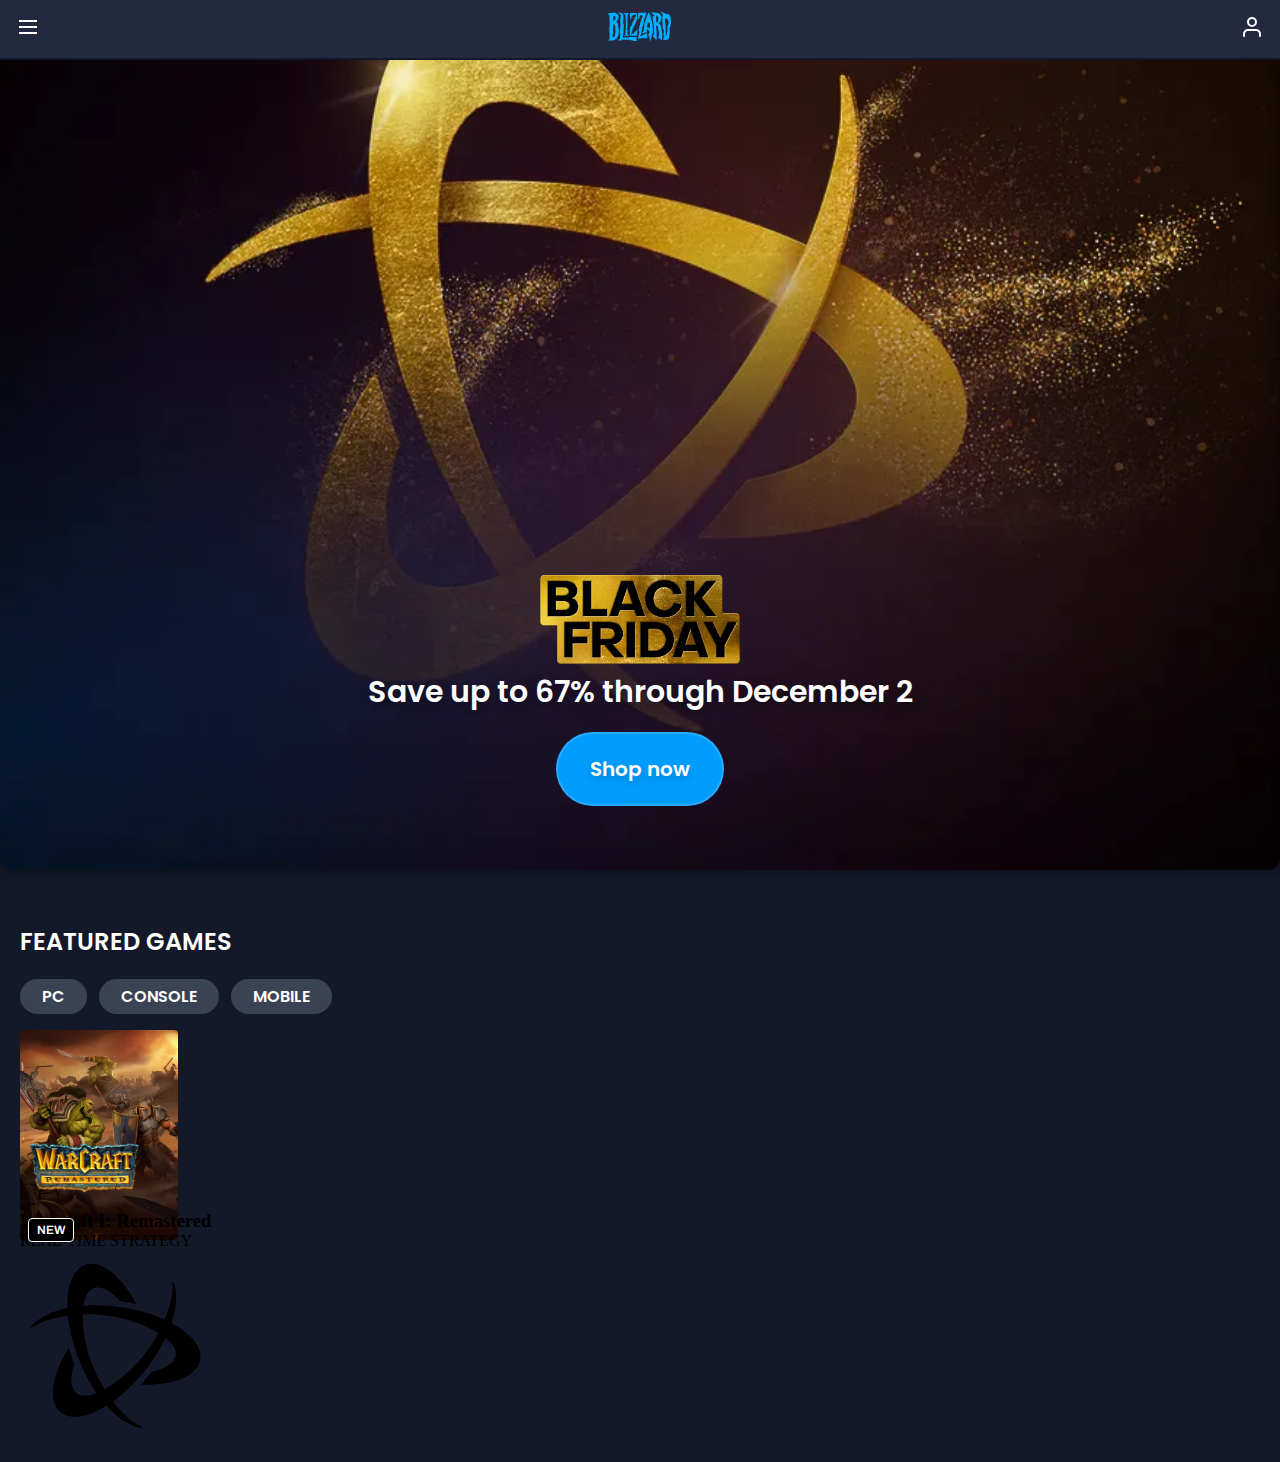
<file: index.html>
<!DOCTYPE html>
<html lang="en">

<head>
	<meta charset="UTF-8">
	<meta name="author" content="Yaël Markus">
	<meta name="viewport" content="width=device-width, initial-scale=1">

	<title>Blizzard Entertainment - All Games</title>

	<link href="styles/style.css" rel="stylesheet">
	<link href="styles/index.css" rel="stylesheet">
	<link rel="icon" type="image/svg+xml" href="images/favicon.svg">
</head>


<body>
	<header>
		<nav>
			<ul>
				<li><a href="#"><svg xmlns="http://www.w3.org/2000/svg" width="24" height="24" fill="none"
							stroke="var(--color-navbar-icon)" stroke-width="2" viewBox="0 0 24 24" part="icon">
							<path d="M3 12h18M3 6h18M3 18h18"></path>
						</svg></a></li>
				<li> <a href="#"><svg xmlns="http://www.w3.org/2000/svg" width="64" height="32"
							fill="var(--color-navbar-blizzard)" viewBox="0 0 128 64" part="icon">
							<path fill-rule="evenodd"
								d="M105.3 2.07c.96.15 1.65-.21 2.4 0 .25.07.31.39.6.5.48.14.81-.12 1.35 0 .15.14.26.36.44.48.41.28 1.29.41 1.9.74.4.21.72.66 1.05.74.44.11.88-.13 1.29 0 .34.11.42.59.73.74.45.08.95-.1 1.3 0 .33.1.3.35.55.5h1.78c.28.02.23.38.43.49.64.15 1.31-.2 1.96 0 .3.09.9.96 1.17 1.23.44.41 1 .69 1.3 1.1.31.46.5 1.17.73 1.72.38.9.58 1.75 1.1 2.4.05.75-.02 1.49-.05 2.27-.04.7-.13 1.55-.06 2.2.06.66.52 1.36.6 1.8.22 1.03.08 2.33.13 3.5.04 1.05.17 2.17-.06 3-.14.48-.7 1.03-.8 1.6-.11.63.13 1.35.12 1.96-.01 1.52-.65 2.25-1.41 3.2-.13.7-.09 1.48-.25 2.2-.12.54-.35 1.01-.36 1.6-.02.64.08 1.36.12 2.03.1 1.84.25 4.02.11 6.02-.05.82-.42 1.58-.49 2.34-.1 1.27.11 2.36-.13 3.5-.1.54-.33 1.06-.43 1.6-.1.56-.17 1.12-.3 1.65-.28 1.05-.81 1.86-1.3 2.7-.36.03-.5.55-.85.8-.54.36-1.73.56-2.59.8-.41.1-.86.23-1.29.36-.45.15-.92.44-1.23.44-.47 0-.86-.46-1.23-.56-.8.65-2.55.89-3.81.67-.04-.27.26-.52.43-.73a5.1 5.1 0 0 0 .5-5.47c.65-.45 1.66-.55 2.08-1.24.01-.32-.46-.15-.5-.43-.27-.82-.65-1.7-1.04-2.58-.12-.27-.33-.56-.36-.8-.07-.48.12-1.46.18-2.09.2-1.95.45-4.16.69-6.14-.46-.7-.9-1.46-1.24-2.28-.32-.78-.75-1.7-.86-2.64-.04-.42.15-.9.06-1.35-.05-.29-.41-.56-.49-.86-.1-.42-.04-1.09-.06-1.65-.03-.9-.1-1.66 0-2.53.05-.24-.3-.32-.36-.55-.19-.68.25-1.94.18-2.95-.04-.66-.35-1.27-.43-1.84-.17-1.33 0-3.1 0-4.55v-2.27c0-.77-.13-1.73 0-2.21.09-.29.3-.26.43-.55.2-1.28-.27-2.31 0-3.32.07-.27.42-.41.5-.67.09-.31.12-1.86 0-2.28-.08-.3-.64-.8-.99-1.1-1.11-1.03-2.22-2.01-3.2-3.07a.23.23 0 0 1-.04-.17m8.78 13.33c-.29.96-.04 1.84 0 2.76.04.97.02 2.12.06 3.19.05 1.14-.1 2.31.06 3.2.05.3.29.6.36.91.2.83.27 1.77.56 2.4.1.24.28.37.36.6.03 7.2-.1 14.2-.06 21.39a7.85 7.85 0 0 0 1.97-3.56c.14-.56.08-1.09.19-1.72.19-1.04 1.06-1.97 1.23-3.01.14-.88 0-1.96 0-2.95 0-2.03.07-3.81.19-5.72.06-.96-.01-2 .24-2.76.15-.42.62-.72.8-1.17.22-.53.21-1.38.44-2.03.17-.5.54-.87.6-1.23.11-.53 0-1.36 0-2.09 0-.7.12-1.58 0-2.09-.04-.23-.26-.37-.36-.61-.31-.72-.36-1.88-.6-2.4-.48-.96-1.8-1.1-1.73-2.33-.76.13-.99-.75-1.6-.92-.78-.22-1.57.04-2.64-.06-.08.03-.08.11-.07.2"
								clip-rule="evenodd"></path>
							<path fill-rule="evenodd"
								d="M100.81 23.57c.05.5.15 1.14-.19 1.4 1.2-.26 1.82-.05 2.59.69.14.13.29.4.49.6.23.25.47.32.55.5.14.3.04.75.12.99.18.29.66.29.92.49.15.67.23 1.41.43 2.15.05.2.2.4.25.61.26 1.26-.01 2.68.18 3.93.09.61.4 1.13.43 1.72.16.32.5-.18.61.12.4 2.18 1.16 4.78.55 7.07.05.28.52.14.61.36.28.47.46 1.03.62 1.6-.03.21-.23.45-.25.67-.03.3.15.67.19 1.04.03.45-.01.97-.06 1.41-.05.49-.21.96-.19 1.3.03.27.22.54.25.8.05.55-.25 1.17-.37 1.84-.34 1.8-.62 3.7-1.04 5.4-.7-.32-1.34-.37-1.9-.68-.55-.3-1.04-.91-1.54-1.35-.97-.85-1.75-1.57-3.75-1.48-.08-.84.31-1.68.61-2.51.28-.79.57-1.58.8-2.46.42-1.65.44-4.06.3-6.14-.08-1.28-.38-2.73-.67-4-.3-1.3-.63-2.62-1.18-3.5-.16-.26-.34-.5-.67-.6 0-1.25.62-2.26.43-3.38-.05-.32-.35-.8-.55-1.17-.56-1-1.34-2.27-2.15-2.95.1.87-.17 1.41-.5 2.1-.17.35-.43.78-.49 1.1-.14.83.15 1.96.25 3 .18 1.98.38 3.87.6 5.9.12 1 .43 2.1.32 2.89-.05.28-.27.47-.31.74.11.4.37.57.43 1.1.1.98.14 2.46-.06 3.5-.06.33-.28.65-.3.99-.06.74.21 1.6.3 2.4.05.38.09.82.12 1.22.08.85.2 1.6-.43 1.9.25 1.61-.21 3.03-.43 4.36-.35-.35-.37-.88-.56-1.29a13.15 13.15 0 0 0-4.05-5.03c-.69-.51-1.54-.85-2.03-1.6.55-1.77 1.06-4.03 1.84-5.72.17-.34.49-.63.56-.98.16-.78-.07-1.67-.56-2.1v-6.2c0-2.13.17-4.25 0-6.2-.03-.45-.22-.87-.3-1.35-.09-.5-.03-1.07-.12-1.53-.08-.4-.42-.77-.5-1.18-.08-.43.05-.9 0-1.35-.04-.56-.28-1.1-.36-1.65-.05-.34 0-.68-.06-.99-.07-.32-.25-.6-.3-.92-.05-.28-.04-.57-.06-.86-.03-.26-.1-.54-.13-.8-.07-.65.15-1.37 0-2.03-.08-.38-.56-.58-.5-1.1-.06-.22-.34-.22-.43-.43a33 33 0 0 1 0-4.3c1.46-1.19 3.15-2.14 4.24-3.68-.32-.25-.86-.28-1.29-.43-.24.04-.36.29-.61.37-.27.08-.52.08-.86 0C90.12 5.94 88.5 5.1 87.08 4c-.27-.02-.6-.1-.91-.17-.22-.06-.72-.01-.67-.37 0-.32.56-.18.85-.19.51 0 1-.02 1.48-.06 1.34-.09 2.9.1 4.05-.06.45-.06.81-.36 1.24-.36.46 0 .73.25.98.5.65.08 1.43-.12 2.15 0 .6.08 1.28.4 1.9.6s1.23.53 1.85.61c.46.07.93-.04 1.35.06 1.36.34 1.93 1.55 3 2.03.46 1.2 1.15 2.43 1.73 3.63.41.87.67 1.41.61 2.83-.02.4 0 .9-.06 1.23-.08.45-.42.78-.5 1.23-.1.67.08 1.29 0 1.97a10.7 10.7 0 0 1-1.34 3.5c-.88 1.48-2 2.46-3.98 2.58ZM96.4 9.38c.06 4.1-.09 8.46 0 12.47 0 .21-.11.57.11.74a2.6 2.6 0 0 0 1.48-.12c1.4-.52 1.57-1.74 2.1-3.2.1-.3.32-.6.37-.85.06-.44-.06-.88.06-1.3.07-.28.37-.61.43-.92.13-.7.08-1.84-.19-2.58-.29-.78-1.21-1.85-1.78-2.51-.72-.85-1.59-1.85-2.46-1.9-.08.01-.12.06-.12.17M26.42 3.42c.36.33.58.81 1.04 1.04.27-.01.48-.1.8-.06.72.81 1.42 1.66 2.22 2.4V9c0 .74.14 1.62 0 2.16-.09.3-.48.47-.5.74-.03.6.74.76.93 1.1-.1.62.15 1.43 0 1.97-.1.33-.36.32-.42.61v7.13c0 .77-.2 1.75 0 2.34.1.35.72.58.85.85.14.27.22 1.02.25 1.54.14 2.33-.02 4.76-.12 7-.04.54-.04 1.12-.14 1.42-.09.25-.38.42-.44.61-.27.95.2 2.2 0 3.08.03.28.4.22.44.49.12.77.07 1.86 0 2.64-.18.27-.44.24-.61.5-.08.1-.26.49-.25.66.02.45.61.64.42 1.48-.06.26-.16.32-.42.61-.14.59.17 1.26 0 1.9-.06.24-.42.44-.5.69-.21.73.22 1.97 0 2.82-.06.28-.4.44-.42.8-.03.45.62.86.43 1.48.55.03 1.11.1 1.72.12.53.02 1.24.13 1.72-.06.29-.11.34-.42.55-.61.23-.2.71-.51.98-.55.45-.07 1.1.15 1.66.3 1.12.3 2.89.66 4.05 0 .28-.16.32-.4.67-.55.65-.26 1.87-.26 2.83-.3 4.02-.18 8.72.01 12.85.05v2.9c0 .93-.15 2 0 2.82.15.83.84 1.4 1.04 2.03h-4.67c-.54 0-1.2.1-1.54 0-.28-.08-.32-.36-.55-.5-.88.05-1.57.07-1.84-.48-.73.12-.9-.3-1.3-.5h-2.27c-1.37 0-2.61.22-3-.6-3.76-.1-7.6-.13-11.43-.14a3.52 3.52 0 0 0-2.95-.74c-.37.08-.8.49-1.23.8-.43.3-.87.6-1.17.86-.3.27-.5.67-.74.86-1.22-.21-3.1-.54-4.18 0-.33-.12-.36-.53-.73-.61.15-.4.52-.58.55-1.1a10.2 10.2 0 0 0 2.89-2.04c.1-.6-.14-1.4 0-1.9.1-.37.4-.37.49-.68 0-.39-.43-.35-.5-.67.2-1.3-.27-2.42 0-3.44.08-.26.42-.43.5-.67.13-.47-.13-.92 0-1.35.08-.27.33-.3.43-.55.14-1-.52-1.2-.92-1.66v-6.08c.09-.24.42-.23.49-.5-.07-.86-.32-2.34 0-3.19.1-.3.31-.37.43-.61v-2.34c0-.75-.15-1.66 0-2.33.12-.51.62-.78.61-1.3 0-.52-.41-.8-.6-1.1v-4.98c0-.58.1-1.26 0-1.65-.08-.3-.3-.37-.44-.62v-1.79c0-.6-.14-1.35 0-1.78.15-.5.77-.55.92-.99-.06-1.15.5-3.32-.56-3.62.32-.61.8-1.31.86-2.15.1-1.07-.5-2.1-.86-2.89-.37-.14-.89-.1-1.22-.13-.31-.76-.8-1.29-1.48-1.84-.2-.16-.9-.64-.91-.74-.03-.15.49-.52.55-.92 0-.08-.03-.18.06-.18h.68c.29.03.22.43.49.49h3.5Z"
								clip-rule="evenodd"></path>
							<path fill-rule="evenodd"
								d="M83.86 60c-.08-1.1.1-1.96 0-2.83-.1-.76-.46-1.5-.68-2.2l-.37-1.11c-.1-.35-.26-.77-.3-1.1-.07-.46.11-1.08 0-1.6-.2-.87-1.63-1.6-2.03-2.53-.11-.24-.3-.74-.25-1.1s.82-1.2 1.04-1.54c.73-1.12 1.21-2 1.6-3.44.18-.65.44-1.6.3-2.2-.1-.46-.8-.86-1.28-1.17-1.1-.71-2.06-1.16-3.14-1.78-.5-.3-1.02-.8-1.78-.68.4.88.4 2.17.36 3.5.22.2.53.38.8.6.26.23.5.43.8.62-.14.64-.64.92-.8 1.54-1.3.02-2.52-.22-3.69-.06-.84.12-1.67.58-2.45.86-.86.3-1.67.56-2.45.85-.56-.29-.4-1.29-.86-1.65.24-.35.46-.77.8-1.17.3-.34.79-.58.92-.98.13-.38.03-.77.12-1.1.26-.89.88-1.16 1.66-1.66 0-.33-.59-.33-.44-.61-.08-.85.37-1.72.37-2.65 0-.62-.28-1.13-.19-1.65.08-.41.4-.67.67-.92.1-.61-.13-1.28 0-1.78.1-.35.48-.41.5-.74-.18-.3-.41-.3-.5-.61-.1-.44.12-.9.12-1.24 0-.82-.24-1.47.06-2.14.18-.4.54-.71.74-1.1.4-.8.46-1.61.55-2.65.16-.24.46-.46.55-.67.32-.72.23-1.96.44-3 .18-.95.52-1.83.92-2.52.2-.36.56-.66.6-.92.08-.45-.19-.8-.12-1.16.07-.34.36-.54.61-.74.38-1.1.65-2.14 1.23-3.14.17-.29.54-.52.61-.8.16-.56-.14-1.13 0-1.71.09-.25.56-.89.78-1.07.24-.2.58-.21.74-.44.17-1-.08-3.4 1.6-2.64.83.38.73 1.57.98 2.52.13.55.48 1.08.74 1.53.28.51.82.98.92 1.35.12.5-.05 1.08 0 1.6.13 1.76 1.1 3.6 1.65 5.29.3.93.46 1.89.67 2.76.11.44.26.88.37 1.35.1.46.13 1.02.3 1.4.12.29.46.46.56.69.08.63-.11 1.2 0 1.71.06.28.42.5.49.8.04.2-.12.48-.06.68.08.28.42.38.5.61-.08.67.09 1.56 0 2.34-.03.18-.12.38-.13.55-.07 1.19.25 2.64.44 3.8.11.77.26 1.5.3 2.52.11 2.5.1 5.57 0 7.8-.02.5 0 1.24-.13 1.65-.1.39-.43.85-.6 1.35-.5 1.35-.87 3.01-1.73 4.06-.12.89.16 1.64 0 2.4-.06.28-.33.54-.43.79-.34.87-.37 1.9-.92 2.58-.1.47.13.95 0 1.41-.06.22-.37.4-.43.61-.18.6.16 1.28 0 1.85-.08.3-.44.52-.68.67-.38.1-.58-.05-.97.16m-3.69-36.36c-.48.51-.57 1.4-1.04 1.78-.08.06-.33.08-.31.3-.13.53-.04 1.04-.12 1.6-.07.47-.3.91-.36 1.35-.2 1.39.27 2.68 0 4.12 1.67-.14 2.59.2 3.5.74.56.33 1.12.8 1.9.86.07-1.78.14-3.92.06-5.78-.02-.33.05-.72 0-1.04-.03-.17-.19-.43-.25-.67-.27-1.1-.13-2.58-.8-3.01-.57-.37-1.18-.22-1.6-.55-.48-.4-.49-.84-.91-1.54.02.66-.12 1.15-.07 1.84"
								clip-rule="evenodd"></path>
							<path fill-rule="evenodd"
								d="M77.1 4.16c.11.47-.23.8-.37 1.16-.45 1.08-.77 2.1-1.54 2.89.08.85.1 1.6-.3 2.28-.28.45-.95.76-1.05 1.17-.08.36.1.76.06 1.1-.08.72-.53.84-.98 1.35-.22 1.31-.28 2.83-.74 4.06-.17.46-.5.83-.56 1.4-.02.26.06.49.06.74.01.79-.08 1.61-.11 2.4-.03.62.11 1.32-.06 1.9-.07.21-.28.35-.37.55-.27.6-.35 1.42-.55 2.1a4.6 4.6 0 0 1-.86 1.78v1.6c-.3.76-1.19 1.1-1.35 1.9-.16.76 0 1.74 0 2.58s.11 1.75 0 2.58c-.08.64-.46 1.31-.68 1.96-.24.71-.6 1.43-.68 1.97-.12.8.07 1.59 0 2.27-.14 1.58-.93 2.63-1.66 3.88.03 1.17-.66 1.95-.73 2.83.4.35.37-.4.73-.44.68.53 1.65 0 2.59.06.33-.5.18-1.09.49-1.54.48-.7 1.51-.78 2.34-1.1.4-.16.86-.54 1.4-.8 1.23-.57 2.38-.92 2.83-2.22.4.16.37.51.74.62.6.17 1.52-.2 2.1 0 .26.08.85.86.85 1.29 0 .3-.36.63-.43.98a2.9 2.9 0 0 0 0 .86c.06.35.35.57.43.99.11.59 0 1.36 0 2.14 0 .77.14 1.6 0 2.1-.08.3-.64.57-.5.98h-6.75c-.28-.05-.2-.44-.49-.5-.76 0-1.42-.35-2.03-.24-.56.1-1.1.98-1.71 1.1-1.43.18-2.67-.08-3.94.12-.91.16-1.73.94-2.7.86-.48-.44-.47-.95-.43-1.96.02-.6-.1-1.33 0-1.72s.55-.57.61-.86c.1-.49-.12-.91-.19-1.17.2-.4.8-.46.99-.98.15-.43.06-.93-.06-1.48.17-.31.53-.38.61-.74.09-.39-.15-.78-.12-1.16.04-.4.32-.7.44-1.05.12-.41.17-.94.18-1.42 0-.6.01-1.37-.18-2.09-.09-.3-.39-.57-.5-.85-.46-1.15-.42-2.6-.36-3.8.07-1.38.06-2.7.36-3.88.16-.6.45-1.24.67-1.85.66-1.71 1.44-3.6 2.03-5.34-.02-.35-.39-.38-.43-.86-.04-.49.43-.82.61-1.35.17-.47.05-.97.12-1.35.09-.44.44-.9.68-1.35.27-.53.6-1.05.67-1.71.06-.46-.07-.96 0-1.48.08-.55.44-1.12.67-1.66.6-1.3 1.15-2.59 2.03-3.74.2-.27.44-.41.5-.62.12-.47-.08-.93 0-1.29.08-.37.33-.36.43-.74-.63-.64-1.73.03-2.52-.24-.39-.14-.45-.63-.73-.74-.36-.15-.81-.05-1.1 0-.32.06-.78.13-1 .24-.72.4-1.14 2.34-1.34 3.39-.25 1.26-.36 3.08-1.17 3.5-.6.3-1.13-.13-1.29.67-.36-.18-.57-.5-.86-.74.08-.36.23-.58.25-.99.02-.5-.28-1-.25-1.42.04-.41.57-.72.68-1.1.14-.5 0-1.33 0-2.1v-6.2c.04-.05.11-.09.19-.12h15.36c.23.1.3.36.43.55.14-.04.46-.09.54.09m-45.03 0c2.61.3 6.07.39 8.66 0 .46.4.94.78.8 1.78-.94.3-2.57 1.14-2.46 2.4.05.45.52.73.5 1.29-.03.58-.56.7-.68 1.17-.15.52.02 1.62.06 2.51.12 2.8.23 5.95.06 8.86-.03.51-.16 1.02-.12 1.4.01.18.14.38.18.56.18.78.34 1.54.5 2.33-.37.41-.78.59-.86 1.24-.1.67.1 2.47.19 3.32.03.33.01.65.06.91.03.23.16.41.18.62.06.45.06 1.26-.06 1.6-.13.37-.77.7-.86 1.1-.08.37.12.97.25 1.53.11.52.11 1.07.19 1.54.05.33.2.62.3.92.1.28.33.6.37.86.07.42-.09 1.1-.13 1.65-.04.54.04 1.18-.12 1.6-.1.29-.63.59-.67.93-.07.45.3 1.66.5 1.96.28.47.95.66 1.47.98.6.38 1.06.73 1.41.99.1.54.13 1.14.25 1.66-.58-.22-1.7-.43-2.21 0-.85-.34-2-.28-3.25-.2-.73.06-1.47.06-1.97.26-.48.18-.81.83-1.17.85-.52.05-.81-.6-1.04-.8.68-.81 1.2-1.79 2.2-2.27.27-1.2.26-2.95.31-4.6.02-.55-.04-1.17.06-1.54.09-.32.4-.44.43-.74.06-.47-.33-.77-.43-1.3a4.1 4.1 0 0 1 .12-1.59c.09-.29.37-.54.43-.86.14-.7 0-1.85 0-2.95 0-4.62-.12-9.52-.12-13.94 0-.78-.15-1.74 0-2.28.09-.29.14-.26.44-.5-.01-.25-.38-.15-.44-.36-.17-2.57-.35-5.87-.49-8.72-.02-.43-.02-.9-.13-1.17-.3-.84-1.58-.44-1.9-1.3-.24.01-.45 0-.61-.05-.24-.3-.52-.55-.8-.8.15-.32.37-.59.6-.85m11.91-.06c4.54-.19 9.16.06 13.76 0 .13.76-.16 1.74 0 2.58.06.3.38.6.44.86.13.6 0 1.44 0 2.15v6.27c-.12.25-.37.39-.5.74-.23.64-.13 1.52.06 2.14-1.5 1.39-1.81 3.96-2.88 5.78v2.09c-1.34.61-2.98 1.44-2.28 3.8-.1.27-.46.35-.68.56-.74.73-1.42 2.28-1.9 3.38-.27.58-.5 1.26-.74 1.9-.25.67-.6 1.34-.67 1.96-.05.37.07.8 0 1.17-.08.46-.49 1.19-.67 1.71-.53 1.49-1.01 2.96-1.66 4.37-.11.24-.32.53-.25.8.54.46 1.13 0 1.6-.25.45-.24 1-.64 1.42-.74.4-.08.75-.04 1.1-.12.32-.07.65-.1.92-.3.4-.28.6-.85.92-1.35.7-1.09 1.53-2.32 3.07-2.58.17-.85.46-1.58.99-2.1.21.12.21.45.43.56 1.03-.27.96-1.62 1.54-2.34h1.35c-.14.94-.03 2.15.25 2.89-.14.25-.44.2-.61.43-.07.1-.14.4-.25.61-.15.3-.33.48-.37.8-.23 1.81.15 4.74.12 6.64-.9.07-1.48.48-1.97.98h-5.04c-.3-.04-.24-.46-.49-.55-.39.14-.57-.02-.86.06-.6.17-.74.9-1.23.99-.65.09-1.2-.46-1.78-.74h-3.38c-.25-.27-.61-.5-.61-.86 0-.44.44-.63.68-.92.16-1-.23-1.94 0-2.76.06-.26.39-.43.43-.67.1-.66-.6-1.57-.99-1.9.2-.32.44-.57.44-.99 0-.36-.3-.67-.38-.98-.2-.99.09-2.1.25-3.01.1-.59.14-1.25.25-1.66.06-.25.28-.49.36-.74.22-.68.15-1.43.37-2.03.39-1.08 1.26-1.78 1.78-2.58a7.15 7.15 0 0 1 1.96-3.87c.24-1.4.64-3.05 1.1-4.43.36-1.05.76-1.6 1.66-2.09.34-1.09 1.18-1.69 1.85-2.45-.24-.98-.41-2.06 0-2.83.17-.32.5-.46.74-.74.84-1.02 1.52-2.44 2.45-3.2v-3c-.92.03-1.8-.03-2.7-.06-.67-.03-1.54-.14-2.15 0-.26.05-.93.44-1.23.61a2.9 2.9 0 0 0-1.6 2.95c-.9.06-1.46.47-1.84 1.04-.16 1.35.21 2.75 0 3.94-.06.35-.33.68-.5.98-.19.32-.36.67-.6.86-.35-.24-.7-.75-.5-1.35-.08-.3-.38-.36-.5-.61-.1-.78-.23-1.85-.43-2.34.22-.85.66-2.1.31-3-.18-.47-.5-.6-.8-.93.18-1.35-.24-2.9 0-4.11.1-.5.6-.81.5-1.3q.03-.105-.06-.12M16.59 22.04c.3.41.61.56 1.1.74.39.13 1.2.15 1.41.43.65.83-.74 1.73-.3 2.34.21.3.22-.05.5.06.53.44.78 1.18 1.34 1.6-.29 1.5-.78 3.88-.06 5.28.27.51.75.62.99 1.1-.67 2.63.74 6.39-.19 8.6-.13.3-.5.6-.55.91-.06.39.12.99.19 1.41a5.86 5.86 0 0 1-.12 2.95c-.15.45-.3.98-.5 1.35-.42.84-1.08 1.5-1.4 2.4-.37.97-.44 1.96-.62 3.2-1.29.54-2.52 1.26-3.63 2.08-.62.47-1.2.86-1.53 1.6-1.26.22-2.69.27-3.5.92-.47.03-.56-.65-1.05-.68-.46-.03-.69.64-1.1.8-.35.12-.91.11-1.3.11-.86 0-1.8-.15-2.63-.3-.48.3-1.12-.03-1.79 0-.04 0-.27-.03-.37 0-.09.02-.19.18-.19.19-.25-.05-.8-.78-.92-.86.57-.27 1.22-.46 1.66-.86.28-1.37.84-2.62.99-4 .05-.55-.03-1.14 0-1.72.05-1.21.17-2.48.18-3.68.01-2.18-.42-4.35-.55-6.58-.16-2.9.23-5.8.12-8.78.1-.27.55-.18.68-.44-.09-.77.08-1.5-.06-2.27-.05-.29-.32-.51-.37-.8-.14-.66.02-1.64.05-2.46.02-.35-.05-.74 0-1.04.06-.35.41-.65.5-1.04.2-.94-.07-1.68-.55-2.34v-8.6c0-.92-.2-2.09 0-2.83.09-.33.31-.32.49-.6-.14-.52.08-.92-.12-1.17-.3-.35-.51.04-1.05-.11-.2-.11-.09-.33-.2-.5-.33-.55-1.13-.94-1.59-1.47-.21-.24-.31-.51-.55-.73.14-.38-.03-.8.06-1.1.1-.35.43-.52.55-.75.66-.07 1.47.1 2.21 0 .44-.06.85-.23 1.3-.3 2.6-.43 5.8-.15 8.71-.38 1.06-.07 2.07-.08 3.08.13.25.12.22.41.37.61.24.33.67.53.98.8 1.6-.1 2.3 1.03 2.89 2.1.4.72.84 1.72.92 2.7.06.62.03 1.35.11 2.08.1.92.31 1.8.06 2.58-.1.33-.34.63-.55.99-1.18 2.1-2.5 4.9-4.1 6.33m-5.6-11.19c-.07.24-.38.23-.42.5v8.53c.33-.14.75-.02 1.04.06.53-.36.59-1.08.92-1.6.43-.67 1.1-1.03 2.09-1.16.04-1.37-.18-3 .43-3.8-.2-.5-.44-.96-.43-1.66.16-.25.5-.33.68-.55-.55-.2-.75.02-1.23-.2-.4-.16-.55-.76-.86-.85-.66-.2-1.34.4-2.1.19.02-.09.28-.32 0-.3-.04.26-.14.5-.12.84m-.42 19.17c-.05.2-.2.32-.25.5-.26 1.02.27 1.95.25 2.88-.03.74-.45 1.47-.44 2.21-.31.12-.5.3-.49.61.02.34.36.38.5.62v8.41a1.8 1.8 0 0 0-.62 1.24c-.1.88-.05 2.44 0 3.62.04.7.04 1.3.18 1.72-.28.5-.55 1-.8 1.54 1.39.07 1.55-1.08 2.64-1.3.6-.48 1.1-1.13 1.6-1.65.17-.18.44-.38.55-.55.56-.92.14-2.36.44-3.69.6-1.14.83-2.65.98-4.24.01-.27-.32-.21-.36-.43.6-.33.25-.99.06-1.54-.17-.5-.46-1.03-.31-1.72.04-.2.4-.44.5-.8.2-.95-.43-1.2-.62-1.73-.4-1.11.26-1.9.37-2.94-.03-.23-.27-.23-.3-.44.56-.67-.27-1.59-.43-1.9.12-.03.4.08.42-.06-.18-.19-.3-.43-.36-.74-.01-.25.24-.25.18-.55-.31-.66-.89-1.03-1.4-1.41a20.4 20.4 0 0 1-2.28-2.03c-.07 1.54.28 3.02-.01 4.37"
								clip-rule="evenodd"></path>
						</svg></a></li>
				<li><a href="#"><svg xmlns="http://www.w3.org/2000/svg" width="24" height="24" fill="none"
							stroke="var(--color-navbar-icon)" viewBox="0 0 24 24" part="icon">
							<path stroke-linecap="round" stroke-linejoin="round" stroke-width="2"
								d="M20 21v-2a4 4 0 0 0-4-4H8a4 4 0 0 0-4 4v2M16 7a4 4 0 1 1-8 0 4 4 0 0 1 8 0"></path>
						</svg></a></li>
			</ul>
		</nav>
	</header>

	<main>
		<section>
			<ul>
				<li>
					<img src="images/blackFriday.webp" alt="gouden battle.net logo">
					<p>Save up to 67% through December 2</p>
					<p>Shop now</p>
				</li>
				<li>
					<img src="images/warcraftLogo.webp">
					<p>Warcraft 30th Anniversary Direct</p>
					<p>Learn More</p>
				</li>
				<li>
					<img src="images/overwatchLogo.webp">
					<p>Relive the thrill</p>
					<p>Learn More</p>
				</li>
				<li>
					<img src="images/warcraftRumbleLogo.webp">
					<p>PC Beta coming December 10</p>
					<p>Learn More</p>
				</li>
				<li>
					<img src="images/diabloLogo.webp">
					<p>25% off the new expansion</p>
					<p>Buy now</p>
				</li>
				<li>
					<img src="images/heartstoneLogo.webp">
					<p>Now live: Play The Great Dark Beyond</p>
					<p>Buy now</p>
				</li>
			</ul>
		</section>
		<section>
			<h1>FEATURED GAMES</h1>
			<ul>
				<li>
					<h2>PC</h2>
				</li>
				<li>
					<h2>CONSOLE</h2>
				</li>
				<li>
					<h2>MOBILE</h2>
				</li>
			</ul>
			<ul>
				<li>
					<img src="images/warcraft1Remastered.webp">
					<img src="images/warcraft1RemasteredLogo.webp">
					<p>NEW</p>
					<h3>Warcraft I: Remastered</h3>
					<p>REAL-TIME STRATEGY</p>
					<svg xmlns="http://www.w3.org/2000/svg" fill="currentColor" stroke="currentColor"
						stroke-linecap="round" stroke-linejoin="round" stroke-width="0" viewBox="0 0 48 48"
						part="icon blz-icon">
						<path stroke="none"
							d="M38.016 18.29c1.23-3.787 1.462-7.242.623-9.859l-.024-.073c-.05-.142-.175-.442-.334-.442-.12 0-.122.201-.115.303l.007.059c.267 2.337-.448 5.671-1.884 9.162-2.947-1.338-6.487-2.407-10.413-3.037-3.529-.567-6.906-.692-9.97-.442.364-2.41 1.264-4.086 2.74-4.44 2.033-.486 4.25.851 6.364 3.284q.547.075 1.097.163 1.564.25 3.072.596c-3.854-7.249-9.023-11.312-12.954-9.812-2.992 1.14-4.52 5.256-4.338 10.788-3.896.829-7.003 2.355-8.85 4.39l-.051.057c-.098.115-.296.373-.216.51.06.105.235.006.32-.051l.047-.036c1.89-1.4 5.135-2.448 8.877-2.949.315 3.22 1.16 6.82 2.576 10.536 1.274 3.34 2.854 6.327 4.603 8.855-2.27.89-4.17.948-5.215-.154-1.438-1.516-1.39-4.104-.339-7.152q-.21-.51-.408-1.032a48 48 0 0 1-1.019-2.957c-4.352 6.962-5.285 13.47-2.021 16.125 2.483 2.02 6.812 1.286 11.512-1.638 2.666 2.96 5.541 4.888 8.227 5.47l.075.016c.148.027.47.069.55-.069.06-.104-.113-.206-.205-.251l-.054-.023c-2.158-.937-4.688-3.223-6.993-6.213 2.632-1.883 5.327-4.414 7.836-7.499 2.256-2.773 4.053-5.635 5.368-8.414 1.905 1.52 2.906 3.138 2.474 4.594-.594 2.003-2.86 3.255-6.024 3.869q-.339.436-.69.869-1 1.23-2.052 2.361c8.205.288 14.307-2.158 14.975-6.312.508-3.16-2.293-6.543-7.174-9.151m-7.127 8.286c-2.893 3.557-6.5 6.586-9.707 8.337a36.3 36.3 0 0 1-3.091-6.183c-1.634-4.285-2.454-8.922-2.366-12.575 2.28-.076 4.635.05 6.9.414 4.527.727 8.953 2.336 12.073 4.239a36.3 36.3 0 0 1-3.809 5.768">
						</path>
					</svg>
				</li>
			</ul>
		</section>
	</main>

	<script defer src="scripts/script.js"></script>
</body>

</html>





<!-- svg voor menu icoon -->
<!-- <svg xmlns="http://www.w3.org/2000/svg" width="24" height="24" fill="none" stroke="currentColor" stroke-width="2"
	viewBox="0 0 24 24" part="icon">
	<path d="M3 12h18M3 6h18M3 18h18"></path>
</svg> -->

<!-- svg voor profiel icoon -->
<!-- <svg xmlns="http://www.w3.org/2000/svg" width="24" height="24" fill="none" stroke="currentColor" viewBox="0 0 24 24"
	part="icon">
	<path stroke-linecap="round" stroke-linejoin="round" stroke-width="2"
		d="M20 21v-2a4 4 0 0 0-4-4H8a4 4 0 0 0-4 4v2M16 7a4 4 0 1 1-8 0 4 4 0 0 1 8 0"></path>
</svg> -->

<!-- svg voor blizzard navbar -->
<!-- <svg xmlns="http://www.w3.org/2000/svg" fill="currentColor" viewBox="0 0 128 64" part="icon">
	<path fill-rule="evenodd"
		d="M105.3 2.07c.96.15 1.65-.21 2.4 0 .25.07.31.39.6.5.48.14.81-.12 1.35 0 .15.14.26.36.44.48.41.28 1.29.41 1.9.74.4.21.72.66 1.05.74.44.11.88-.13 1.29 0 .34.11.42.59.73.74.45.08.95-.1 1.3 0 .33.1.3.35.55.5h1.78c.28.02.23.38.43.49.64.15 1.31-.2 1.96 0 .3.09.9.96 1.17 1.23.44.41 1 .69 1.3 1.1.31.46.5 1.17.73 1.72.38.9.58 1.75 1.1 2.4.05.75-.02 1.49-.05 2.27-.04.7-.13 1.55-.06 2.2.06.66.52 1.36.6 1.8.22 1.03.08 2.33.13 3.5.04 1.05.17 2.17-.06 3-.14.48-.7 1.03-.8 1.6-.11.63.13 1.35.12 1.96-.01 1.52-.65 2.25-1.41 3.2-.13.7-.09 1.48-.25 2.2-.12.54-.35 1.01-.36 1.6-.02.64.08 1.36.12 2.03.1 1.84.25 4.02.11 6.02-.05.82-.42 1.58-.49 2.34-.1 1.27.11 2.36-.13 3.5-.1.54-.33 1.06-.43 1.6-.1.56-.17 1.12-.3 1.65-.28 1.05-.81 1.86-1.3 2.7-.36.03-.5.55-.85.8-.54.36-1.73.56-2.59.8-.41.1-.86.23-1.29.36-.45.15-.92.44-1.23.44-.47 0-.86-.46-1.23-.56-.8.65-2.55.89-3.81.67-.04-.27.26-.52.43-.73a5.1 5.1 0 0 0 .5-5.47c.65-.45 1.66-.55 2.08-1.24.01-.32-.46-.15-.5-.43-.27-.82-.65-1.7-1.04-2.58-.12-.27-.33-.56-.36-.8-.07-.48.12-1.46.18-2.09.2-1.95.45-4.16.69-6.14-.46-.7-.9-1.46-1.24-2.28-.32-.78-.75-1.7-.86-2.64-.04-.42.15-.9.06-1.35-.05-.29-.41-.56-.49-.86-.1-.42-.04-1.09-.06-1.65-.03-.9-.1-1.66 0-2.53.05-.24-.3-.32-.36-.55-.19-.68.25-1.94.18-2.95-.04-.66-.35-1.27-.43-1.84-.17-1.33 0-3.1 0-4.55v-2.27c0-.77-.13-1.73 0-2.21.09-.29.3-.26.43-.55.2-1.28-.27-2.31 0-3.32.07-.27.42-.41.5-.67.09-.31.12-1.86 0-2.28-.08-.3-.64-.8-.99-1.1-1.11-1.03-2.22-2.01-3.2-3.07a.23.23 0 0 1-.04-.17m8.78 13.33c-.29.96-.04 1.84 0 2.76.04.97.02 2.12.06 3.19.05 1.14-.1 2.31.06 3.2.05.3.29.6.36.91.2.83.27 1.77.56 2.4.1.24.28.37.36.6.03 7.2-.1 14.2-.06 21.39a7.85 7.85 0 0 0 1.97-3.56c.14-.56.08-1.09.19-1.72.19-1.04 1.06-1.97 1.23-3.01.14-.88 0-1.96 0-2.95 0-2.03.07-3.81.19-5.72.06-.96-.01-2 .24-2.76.15-.42.62-.72.8-1.17.22-.53.21-1.38.44-2.03.17-.5.54-.87.6-1.23.11-.53 0-1.36 0-2.09 0-.7.12-1.58 0-2.09-.04-.23-.26-.37-.36-.61-.31-.72-.36-1.88-.6-2.4-.48-.96-1.8-1.1-1.73-2.33-.76.13-.99-.75-1.6-.92-.78-.22-1.57.04-2.64-.06-.08.03-.08.11-.07.2"
		clip-rule="evenodd"></path>
	<path fill-rule="evenodd"
		d="M100.81 23.57c.05.5.15 1.14-.19 1.4 1.2-.26 1.82-.05 2.59.69.14.13.29.4.49.6.23.25.47.32.55.5.14.3.04.75.12.99.18.29.66.29.92.49.15.67.23 1.41.43 2.15.05.2.2.4.25.61.26 1.26-.01 2.68.18 3.93.09.61.4 1.13.43 1.72.16.32.5-.18.61.12.4 2.18 1.16 4.78.55 7.07.05.28.52.14.61.36.28.47.46 1.03.62 1.6-.03.21-.23.45-.25.67-.03.3.15.67.19 1.04.03.45-.01.97-.06 1.41-.05.49-.21.96-.19 1.3.03.27.22.54.25.8.05.55-.25 1.17-.37 1.84-.34 1.8-.62 3.7-1.04 5.4-.7-.32-1.34-.37-1.9-.68-.55-.3-1.04-.91-1.54-1.35-.97-.85-1.75-1.57-3.75-1.48-.08-.84.31-1.68.61-2.51.28-.79.57-1.58.8-2.46.42-1.65.44-4.06.3-6.14-.08-1.28-.38-2.73-.67-4-.3-1.3-.63-2.62-1.18-3.5-.16-.26-.34-.5-.67-.6 0-1.25.62-2.26.43-3.38-.05-.32-.35-.8-.55-1.17-.56-1-1.34-2.27-2.15-2.95.1.87-.17 1.41-.5 2.1-.17.35-.43.78-.49 1.1-.14.83.15 1.96.25 3 .18 1.98.38 3.87.6 5.9.12 1 .43 2.1.32 2.89-.05.28-.27.47-.31.74.11.4.37.57.43 1.1.1.98.14 2.46-.06 3.5-.06.33-.28.65-.3.99-.06.74.21 1.6.3 2.4.05.38.09.82.12 1.22.08.85.2 1.6-.43 1.9.25 1.61-.21 3.03-.43 4.36-.35-.35-.37-.88-.56-1.29a13.15 13.15 0 0 0-4.05-5.03c-.69-.51-1.54-.85-2.03-1.6.55-1.77 1.06-4.03 1.84-5.72.17-.34.49-.63.56-.98.16-.78-.07-1.67-.56-2.1v-6.2c0-2.13.17-4.25 0-6.2-.03-.45-.22-.87-.3-1.35-.09-.5-.03-1.07-.12-1.53-.08-.4-.42-.77-.5-1.18-.08-.43.05-.9 0-1.35-.04-.56-.28-1.1-.36-1.65-.05-.34 0-.68-.06-.99-.07-.32-.25-.6-.3-.92-.05-.28-.04-.57-.06-.86-.03-.26-.1-.54-.13-.8-.07-.65.15-1.37 0-2.03-.08-.38-.56-.58-.5-1.1-.06-.22-.34-.22-.43-.43a33 33 0 0 1 0-4.3c1.46-1.19 3.15-2.14 4.24-3.68-.32-.25-.86-.28-1.29-.43-.24.04-.36.29-.61.37-.27.08-.52.08-.86 0C90.12 5.94 88.5 5.1 87.08 4c-.27-.02-.6-.1-.91-.17-.22-.06-.72-.01-.67-.37 0-.32.56-.18.85-.19.51 0 1-.02 1.48-.06 1.34-.09 2.9.1 4.05-.06.45-.06.81-.36 1.24-.36.46 0 .73.25.98.5.65.08 1.43-.12 2.15 0 .6.08 1.28.4 1.9.6s1.23.53 1.85.61c.46.07.93-.04 1.35.06 1.36.34 1.93 1.55 3 2.03.46 1.2 1.15 2.43 1.73 3.63.41.87.67 1.41.61 2.83-.02.4 0 .9-.06 1.23-.08.45-.42.78-.5 1.23-.1.67.08 1.29 0 1.97a10.7 10.7 0 0 1-1.34 3.5c-.88 1.48-2 2.46-3.98 2.58ZM96.4 9.38c.06 4.1-.09 8.46 0 12.47 0 .21-.11.57.11.74a2.6 2.6 0 0 0 1.48-.12c1.4-.52 1.57-1.74 2.1-3.2.1-.3.32-.6.37-.85.06-.44-.06-.88.06-1.3.07-.28.37-.61.43-.92.13-.7.08-1.84-.19-2.58-.29-.78-1.21-1.85-1.78-2.51-.72-.85-1.59-1.85-2.46-1.9-.08.01-.12.06-.12.17M26.42 3.42c.36.33.58.81 1.04 1.04.27-.01.48-.1.8-.06.72.81 1.42 1.66 2.22 2.4V9c0 .74.14 1.62 0 2.16-.09.3-.48.47-.5.74-.03.6.74.76.93 1.1-.1.62.15 1.43 0 1.97-.1.33-.36.32-.42.61v7.13c0 .77-.2 1.75 0 2.34.1.35.72.58.85.85.14.27.22 1.02.25 1.54.14 2.33-.02 4.76-.12 7-.04.54-.04 1.12-.14 1.42-.09.25-.38.42-.44.61-.27.95.2 2.2 0 3.08.03.28.4.22.44.49.12.77.07 1.86 0 2.64-.18.27-.44.24-.61.5-.08.1-.26.49-.25.66.02.45.61.64.42 1.48-.06.26-.16.32-.42.61-.14.59.17 1.26 0 1.9-.06.24-.42.44-.5.69-.21.73.22 1.97 0 2.82-.06.28-.4.44-.42.8-.03.45.62.86.43 1.48.55.03 1.11.1 1.72.12.53.02 1.24.13 1.72-.06.29-.11.34-.42.55-.61.23-.2.71-.51.98-.55.45-.07 1.1.15 1.66.3 1.12.3 2.89.66 4.05 0 .28-.16.32-.4.67-.55.65-.26 1.87-.26 2.83-.3 4.02-.18 8.72.01 12.85.05v2.9c0 .93-.15 2 0 2.82.15.83.84 1.4 1.04 2.03h-4.67c-.54 0-1.2.1-1.54 0-.28-.08-.32-.36-.55-.5-.88.05-1.57.07-1.84-.48-.73.12-.9-.3-1.3-.5h-2.27c-1.37 0-2.61.22-3-.6-3.76-.1-7.6-.13-11.43-.14a3.52 3.52 0 0 0-2.95-.74c-.37.08-.8.49-1.23.8-.43.3-.87.6-1.17.86-.3.27-.5.67-.74.86-1.22-.21-3.1-.54-4.18 0-.33-.12-.36-.53-.73-.61.15-.4.52-.58.55-1.1a10.2 10.2 0 0 0 2.89-2.04c.1-.6-.14-1.4 0-1.9.1-.37.4-.37.49-.68 0-.39-.43-.35-.5-.67.2-1.3-.27-2.42 0-3.44.08-.26.42-.43.5-.67.13-.47-.13-.92 0-1.35.08-.27.33-.3.43-.55.14-1-.52-1.2-.92-1.66v-6.08c.09-.24.42-.23.49-.5-.07-.86-.32-2.34 0-3.19.1-.3.31-.37.43-.61v-2.34c0-.75-.15-1.66 0-2.33.12-.51.62-.78.61-1.3 0-.52-.41-.8-.6-1.1v-4.98c0-.58.1-1.26 0-1.65-.08-.3-.3-.37-.44-.62v-1.79c0-.6-.14-1.35 0-1.78.15-.5.77-.55.92-.99-.06-1.15.5-3.32-.56-3.62.32-.61.8-1.31.86-2.15.1-1.07-.5-2.1-.86-2.89-.37-.14-.89-.1-1.22-.13-.31-.76-.8-1.29-1.48-1.84-.2-.16-.9-.64-.91-.74-.03-.15.49-.52.55-.92 0-.08-.03-.18.06-.18h.68c.29.03.22.43.49.49h3.5Z"
		clip-rule="evenodd"></path>
	<path fill-rule="evenodd"
		d="M83.86 60c-.08-1.1.1-1.96 0-2.83-.1-.76-.46-1.5-.68-2.2l-.37-1.11c-.1-.35-.26-.77-.3-1.1-.07-.46.11-1.08 0-1.6-.2-.87-1.63-1.6-2.03-2.53-.11-.24-.3-.74-.25-1.1s.82-1.2 1.04-1.54c.73-1.12 1.21-2 1.6-3.44.18-.65.44-1.6.3-2.2-.1-.46-.8-.86-1.28-1.17-1.1-.71-2.06-1.16-3.14-1.78-.5-.3-1.02-.8-1.78-.68.4.88.4 2.17.36 3.5.22.2.53.38.8.6.26.23.5.43.8.62-.14.64-.64.92-.8 1.54-1.3.02-2.52-.22-3.69-.06-.84.12-1.67.58-2.45.86-.86.3-1.67.56-2.45.85-.56-.29-.4-1.29-.86-1.65.24-.35.46-.77.8-1.17.3-.34.79-.58.92-.98.13-.38.03-.77.12-1.1.26-.89.88-1.16 1.66-1.66 0-.33-.59-.33-.44-.61-.08-.85.37-1.72.37-2.65 0-.62-.28-1.13-.19-1.65.08-.41.4-.67.67-.92.1-.61-.13-1.28 0-1.78.1-.35.48-.41.5-.74-.18-.3-.41-.3-.5-.61-.1-.44.12-.9.12-1.24 0-.82-.24-1.47.06-2.14.18-.4.54-.71.74-1.1.4-.8.46-1.61.55-2.65.16-.24.46-.46.55-.67.32-.72.23-1.96.44-3 .18-.95.52-1.83.92-2.52.2-.36.56-.66.6-.92.08-.45-.19-.8-.12-1.16.07-.34.36-.54.61-.74.38-1.1.65-2.14 1.23-3.14.17-.29.54-.52.61-.8.16-.56-.14-1.13 0-1.71.09-.25.56-.89.78-1.07.24-.2.58-.21.74-.44.17-1-.08-3.4 1.6-2.64.83.38.73 1.57.98 2.52.13.55.48 1.08.74 1.53.28.51.82.98.92 1.35.12.5-.05 1.08 0 1.6.13 1.76 1.1 3.6 1.65 5.29.3.93.46 1.89.67 2.76.11.44.26.88.37 1.35.1.46.13 1.02.3 1.4.12.29.46.46.56.69.08.63-.11 1.2 0 1.71.06.28.42.5.49.8.04.2-.12.48-.06.68.08.28.42.38.5.61-.08.67.09 1.56 0 2.34-.03.18-.12.38-.13.55-.07 1.19.25 2.64.44 3.8.11.77.26 1.5.3 2.52.11 2.5.1 5.57 0 7.8-.02.5 0 1.24-.13 1.65-.1.39-.43.85-.6 1.35-.5 1.35-.87 3.01-1.73 4.06-.12.89.16 1.64 0 2.4-.06.28-.33.54-.43.79-.34.87-.37 1.9-.92 2.58-.1.47.13.95 0 1.41-.06.22-.37.4-.43.61-.18.6.16 1.28 0 1.85-.08.3-.44.52-.68.67-.38.1-.58-.05-.97.16m-3.69-36.36c-.48.51-.57 1.4-1.04 1.78-.08.06-.33.08-.31.3-.13.53-.04 1.04-.12 1.6-.07.47-.3.91-.36 1.35-.2 1.39.27 2.68 0 4.12 1.67-.14 2.59.2 3.5.74.56.33 1.12.8 1.9.86.07-1.78.14-3.92.06-5.78-.02-.33.05-.72 0-1.04-.03-.17-.19-.43-.25-.67-.27-1.1-.13-2.58-.8-3.01-.57-.37-1.18-.22-1.6-.55-.48-.4-.49-.84-.91-1.54.02.66-.12 1.15-.07 1.84"
		clip-rule="evenodd"></path>
	<path fill-rule="evenodd"
		d="M77.1 4.16c.11.47-.23.8-.37 1.16-.45 1.08-.77 2.1-1.54 2.89.08.85.1 1.6-.3 2.28-.28.45-.95.76-1.05 1.17-.08.36.1.76.06 1.1-.08.72-.53.84-.98 1.35-.22 1.31-.28 2.83-.74 4.06-.17.46-.5.83-.56 1.4-.02.26.06.49.06.74.01.79-.08 1.61-.11 2.4-.03.62.11 1.32-.06 1.9-.07.21-.28.35-.37.55-.27.6-.35 1.42-.55 2.1a4.6 4.6 0 0 1-.86 1.78v1.6c-.3.76-1.19 1.1-1.35 1.9-.16.76 0 1.74 0 2.58s.11 1.75 0 2.58c-.08.64-.46 1.31-.68 1.96-.24.71-.6 1.43-.68 1.97-.12.8.07 1.59 0 2.27-.14 1.58-.93 2.63-1.66 3.88.03 1.17-.66 1.95-.73 2.83.4.35.37-.4.73-.44.68.53 1.65 0 2.59.06.33-.5.18-1.09.49-1.54.48-.7 1.51-.78 2.34-1.1.4-.16.86-.54 1.4-.8 1.23-.57 2.38-.92 2.83-2.22.4.16.37.51.74.62.6.17 1.52-.2 2.1 0 .26.08.85.86.85 1.29 0 .3-.36.63-.43.98a2.9 2.9 0 0 0 0 .86c.06.35.35.57.43.99.11.59 0 1.36 0 2.14 0 .77.14 1.6 0 2.1-.08.3-.64.57-.5.98h-6.75c-.28-.05-.2-.44-.49-.5-.76 0-1.42-.35-2.03-.24-.56.1-1.1.98-1.71 1.1-1.43.18-2.67-.08-3.94.12-.91.16-1.73.94-2.7.86-.48-.44-.47-.95-.43-1.96.02-.6-.1-1.33 0-1.72s.55-.57.61-.86c.1-.49-.12-.91-.19-1.17.2-.4.8-.46.99-.98.15-.43.06-.93-.06-1.48.17-.31.53-.38.61-.74.09-.39-.15-.78-.12-1.16.04-.4.32-.7.44-1.05.12-.41.17-.94.18-1.42 0-.6.01-1.37-.18-2.09-.09-.3-.39-.57-.5-.85-.46-1.15-.42-2.6-.36-3.8.07-1.38.06-2.7.36-3.88.16-.6.45-1.24.67-1.85.66-1.71 1.44-3.6 2.03-5.34-.02-.35-.39-.38-.43-.86-.04-.49.43-.82.61-1.35.17-.47.05-.97.12-1.35.09-.44.44-.9.68-1.35.27-.53.6-1.05.67-1.71.06-.46-.07-.96 0-1.48.08-.55.44-1.12.67-1.66.6-1.3 1.15-2.59 2.03-3.74.2-.27.44-.41.5-.62.12-.47-.08-.93 0-1.29.08-.37.33-.36.43-.74-.63-.64-1.73.03-2.52-.24-.39-.14-.45-.63-.73-.74-.36-.15-.81-.05-1.1 0-.32.06-.78.13-1 .24-.72.4-1.14 2.34-1.34 3.39-.25 1.26-.36 3.08-1.17 3.5-.6.3-1.13-.13-1.29.67-.36-.18-.57-.5-.86-.74.08-.36.23-.58.25-.99.02-.5-.28-1-.25-1.42.04-.41.57-.72.68-1.1.14-.5 0-1.33 0-2.1v-6.2c.04-.05.11-.09.19-.12h15.36c.23.1.3.36.43.55.14-.04.46-.09.54.09m-45.03 0c2.61.3 6.07.39 8.66 0 .46.4.94.78.8 1.78-.94.3-2.57 1.14-2.46 2.4.05.45.52.73.5 1.29-.03.58-.56.7-.68 1.17-.15.52.02 1.62.06 2.51.12 2.8.23 5.95.06 8.86-.03.51-.16 1.02-.12 1.4.01.18.14.38.18.56.18.78.34 1.54.5 2.33-.37.41-.78.59-.86 1.24-.1.67.1 2.47.19 3.32.03.33.01.65.06.91.03.23.16.41.18.62.06.45.06 1.26-.06 1.6-.13.37-.77.7-.86 1.1-.08.37.12.97.25 1.53.11.52.11 1.07.19 1.54.05.33.2.62.3.92.1.28.33.6.37.86.07.42-.09 1.1-.13 1.65-.04.54.04 1.18-.12 1.6-.1.29-.63.59-.67.93-.07.45.3 1.66.5 1.96.28.47.95.66 1.47.98.6.38 1.06.73 1.41.99.1.54.13 1.14.25 1.66-.58-.22-1.7-.43-2.21 0-.85-.34-2-.28-3.25-.2-.73.06-1.47.06-1.97.26-.48.18-.81.83-1.17.85-.52.05-.81-.6-1.04-.8.68-.81 1.2-1.79 2.2-2.27.27-1.2.26-2.95.31-4.6.02-.55-.04-1.17.06-1.54.09-.32.4-.44.43-.74.06-.47-.33-.77-.43-1.3a4.1 4.1 0 0 1 .12-1.59c.09-.29.37-.54.43-.86.14-.7 0-1.85 0-2.95 0-4.62-.12-9.52-.12-13.94 0-.78-.15-1.74 0-2.28.09-.29.14-.26.44-.5-.01-.25-.38-.15-.44-.36-.17-2.57-.35-5.87-.49-8.72-.02-.43-.02-.9-.13-1.17-.3-.84-1.58-.44-1.9-1.3-.24.01-.45 0-.61-.05-.24-.3-.52-.55-.8-.8.15-.32.37-.59.6-.85m11.91-.06c4.54-.19 9.16.06 13.76 0 .13.76-.16 1.74 0 2.58.06.3.38.6.44.86.13.6 0 1.44 0 2.15v6.27c-.12.25-.37.39-.5.74-.23.64-.13 1.52.06 2.14-1.5 1.39-1.81 3.96-2.88 5.78v2.09c-1.34.61-2.98 1.44-2.28 3.8-.1.27-.46.35-.68.56-.74.73-1.42 2.28-1.9 3.38-.27.58-.5 1.26-.74 1.9-.25.67-.6 1.34-.67 1.96-.05.37.07.8 0 1.17-.08.46-.49 1.19-.67 1.71-.53 1.49-1.01 2.96-1.66 4.37-.11.24-.32.53-.25.8.54.46 1.13 0 1.6-.25.45-.24 1-.64 1.42-.74.4-.08.75-.04 1.1-.12.32-.07.65-.1.92-.3.4-.28.6-.85.92-1.35.7-1.09 1.53-2.32 3.07-2.58.17-.85.46-1.58.99-2.1.21.12.21.45.43.56 1.03-.27.96-1.62 1.54-2.34h1.35c-.14.94-.03 2.15.25 2.89-.14.25-.44.2-.61.43-.07.1-.14.4-.25.61-.15.3-.33.48-.37.8-.23 1.81.15 4.74.12 6.64-.9.07-1.48.48-1.97.98h-5.04c-.3-.04-.24-.46-.49-.55-.39.14-.57-.02-.86.06-.6.17-.74.9-1.23.99-.65.09-1.2-.46-1.78-.74h-3.38c-.25-.27-.61-.5-.61-.86 0-.44.44-.63.68-.92.16-1-.23-1.94 0-2.76.06-.26.39-.43.43-.67.1-.66-.6-1.57-.99-1.9.2-.32.44-.57.44-.99 0-.36-.3-.67-.38-.98-.2-.99.09-2.1.25-3.01.1-.59.14-1.25.25-1.66.06-.25.28-.49.36-.74.22-.68.15-1.43.37-2.03.39-1.08 1.26-1.78 1.78-2.58a7.15 7.15 0 0 1 1.96-3.87c.24-1.4.64-3.05 1.1-4.43.36-1.05.76-1.6 1.66-2.09.34-1.09 1.18-1.69 1.85-2.45-.24-.98-.41-2.06 0-2.83.17-.32.5-.46.74-.74.84-1.02 1.52-2.44 2.45-3.2v-3c-.92.03-1.8-.03-2.7-.06-.67-.03-1.54-.14-2.15 0-.26.05-.93.44-1.23.61a2.9 2.9 0 0 0-1.6 2.95c-.9.06-1.46.47-1.84 1.04-.16 1.35.21 2.75 0 3.94-.06.35-.33.68-.5.98-.19.32-.36.67-.6.86-.35-.24-.7-.75-.5-1.35-.08-.3-.38-.36-.5-.61-.1-.78-.23-1.85-.43-2.34.22-.85.66-2.1.31-3-.18-.47-.5-.6-.8-.93.18-1.35-.24-2.9 0-4.11.1-.5.6-.81.5-1.3q.03-.105-.06-.12M16.59 22.04c.3.41.61.56 1.1.74.39.13 1.2.15 1.41.43.65.83-.74 1.73-.3 2.34.21.3.22-.05.5.06.53.44.78 1.18 1.34 1.6-.29 1.5-.78 3.88-.06 5.28.27.51.75.62.99 1.1-.67 2.63.74 6.39-.19 8.6-.13.3-.5.6-.55.91-.06.39.12.99.19 1.41a5.86 5.86 0 0 1-.12 2.95c-.15.45-.3.98-.5 1.35-.42.84-1.08 1.5-1.4 2.4-.37.97-.44 1.96-.62 3.2-1.29.54-2.52 1.26-3.63 2.08-.62.47-1.2.86-1.53 1.6-1.26.22-2.69.27-3.5.92-.47.03-.56-.65-1.05-.68-.46-.03-.69.64-1.1.8-.35.12-.91.11-1.3.11-.86 0-1.8-.15-2.63-.3-.48.3-1.12-.03-1.79 0-.04 0-.27-.03-.37 0-.09.02-.19.18-.19.19-.25-.05-.8-.78-.92-.86.57-.27 1.22-.46 1.66-.86.28-1.37.84-2.62.99-4 .05-.55-.03-1.14 0-1.72.05-1.21.17-2.48.18-3.68.01-2.18-.42-4.35-.55-6.58-.16-2.9.23-5.8.12-8.78.1-.27.55-.18.68-.44-.09-.77.08-1.5-.06-2.27-.05-.29-.32-.51-.37-.8-.14-.66.02-1.64.05-2.46.02-.35-.05-.74 0-1.04.06-.35.41-.65.5-1.04.2-.94-.07-1.68-.55-2.34v-8.6c0-.92-.2-2.09 0-2.83.09-.33.31-.32.49-.6-.14-.52.08-.92-.12-1.17-.3-.35-.51.04-1.05-.11-.2-.11-.09-.33-.2-.5-.33-.55-1.13-.94-1.59-1.47-.21-.24-.31-.51-.55-.73.14-.38-.03-.8.06-1.1.1-.35.43-.52.55-.75.66-.07 1.47.1 2.21 0 .44-.06.85-.23 1.3-.3 2.6-.43 5.8-.15 8.71-.38 1.06-.07 2.07-.08 3.08.13.25.12.22.41.37.61.24.33.67.53.98.8 1.6-.1 2.3 1.03 2.89 2.1.4.72.84 1.72.92 2.7.06.62.03 1.35.11 2.08.1.92.31 1.8.06 2.58-.1.33-.34.63-.55.99-1.18 2.1-2.5 4.9-4.1 6.33m-5.6-11.19c-.07.24-.38.23-.42.5v8.53c.33-.14.75-.02 1.04.06.53-.36.59-1.08.92-1.6.43-.67 1.1-1.03 2.09-1.16.04-1.37-.18-3 .43-3.8-.2-.5-.44-.96-.43-1.66.16-.25.5-.33.68-.55-.55-.2-.75.02-1.23-.2-.4-.16-.55-.76-.86-.85-.66-.2-1.34.4-2.1.19.02-.09.28-.32 0-.3-.04.26-.14.5-.12.84m-.42 19.17c-.05.2-.2.32-.25.5-.26 1.02.27 1.95.25 2.88-.03.74-.45 1.47-.44 2.21-.31.12-.5.3-.49.61.02.34.36.38.5.62v8.41a1.8 1.8 0 0 0-.62 1.24c-.1.88-.05 2.44 0 3.62.04.7.04 1.3.18 1.72-.28.5-.55 1-.8 1.54 1.39.07 1.55-1.08 2.64-1.3.6-.48 1.1-1.13 1.6-1.65.17-.18.44-.38.55-.55.56-.92.14-2.36.44-3.69.6-1.14.83-2.65.98-4.24.01-.27-.32-.21-.36-.43.6-.33.25-.99.06-1.54-.17-.5-.46-1.03-.31-1.72.04-.2.4-.44.5-.8.2-.95-.43-1.2-.62-1.73-.4-1.11.26-1.9.37-2.94-.03-.23-.27-.23-.3-.44.56-.67-.27-1.59-.43-1.9.12-.03.4.08.42-.06-.18-.19-.3-.43-.36-.74-.01-.25.24-.25.18-.55-.31-.66-.89-1.03-1.4-1.41a20.4 20.4 0 0 1-2.28-2.03c-.07 1.54.28 3.02-.01 4.37"
		clip-rule="evenodd"></path>
</svg> -->

<!-- svg voor x logo -->
<!-- <svg xmlns="http://www.w3.org/2000/svg" fill="currentColor" stroke="currentColor" stroke-linecap="round"
	stroke-linejoin="round" stroke-width="0" aria-labelledby="blz-icon-title-mathematical-double-struck-capital-x"
	viewBox="0 0 48 48" part="icon">
	<title id="blz-icon-title-mathematical-double-struck-capital-x">𝕏</title>
	<path stroke="none"
		d="M27.032 21.551 38.936 8h-2.82l-10.34 11.764L17.521 8H8l12.484 17.791L8 40h2.82l10.914-12.426L30.452 40h9.521M11.838 10.083h4.332L36.114 38.02h-4.333">
	</path>
</svg> -->

<!-- svg voor facebook -->
<!-- <svg xmlns="http://www.w3.org/2000/svg" fill="currentColor" stroke="currentColor" stroke-linecap="round"
	stroke-linejoin="round" stroke-width="0" aria-labelledby="blz-icon-title-mathematical-double-struck-capital-x"
	viewBox="0 0 48 48" part="icon">
	<title id="blz-icon-title-mathematical-double-struck-capital-x">𝕏</title>
	<path stroke="none"
		d="M27.032 21.551 38.936 8h-2.82l-10.34 11.764L17.521 8H8l12.484 17.791L8 40h2.82l10.914-12.426L30.452 40h9.521M11.838 10.083h4.332L36.114 38.02h-4.333">
	</path>
</svg> -->

<!-- svg voor reddit -->
<!-- <svg xmlns="http://www.w3.org/2000/svg" fill="currentColor" stroke="currentColor" stroke-linecap="round"
	stroke-linejoin="round" stroke-width="0" aria-labelledby="blz-icon-title-mathematical-double-struck-capital-x"
	viewBox="0 0 48 48" part="icon">
	<title id="blz-icon-title-mathematical-double-struck-capital-x">𝕏</title>
	<path stroke="none"
		d="M27.032 21.551 38.936 8h-2.82l-10.34 11.764L17.521 8H8l12.484 17.791L8 40h2.82l10.914-12.426L30.452 40h9.521M11.838 10.083h4.332L36.114 38.02h-4.333">
	</path>
</svg> -->

<!-- svg voor insta -->
<!-- <svg xmlns="http://www.w3.org/2000/svg" fill="currentColor" stroke="currentColor" stroke-linecap="round"
	stroke-linejoin="round" stroke-width="0" aria-labelledby="blz-icon-title-mathematical-double-struck-capital-x"
	viewBox="0 0 48 48" part="icon">
	<title id="blz-icon-title-mathematical-double-struck-capital-x">𝕏</title>
	<path stroke="none"
		d="M27.032 21.551 38.936 8h-2.82l-10.34 11.764L17.521 8H8l12.484 17.791L8 40h2.82l10.914-12.426L30.452 40h9.521M11.838 10.083h4.332L36.114 38.02h-4.333">
	</path>
</svg> -->

<!-- svg voor youtube -->
<!-- <svg xmlns="http://www.w3.org/2000/svg" fill="currentColor" stroke="currentColor" stroke-linecap="round"
	stroke-linejoin="round" stroke-width="0" aria-labelledby="blz-icon-title-mathematical-double-struck-capital-x"
	viewBox="0 0 48 48" part="icon">
	<title id="blz-icon-title-mathematical-double-struck-capital-x">𝕏</title>
	<path stroke="none"
		d="M27.032 21.551 38.936 8h-2.82l-10.34 11.764L17.521 8H8l12.484 17.791L8 40h2.82l10.914-12.426L30.452 40h9.521M11.838 10.083h4.332L36.114 38.02h-4.333">
	</path>
</svg> 

Blizzard platform svg
<svg xmlns="http://www.w3.org/2000/svg" fill="currentColor" stroke="currentColor" stroke-linecap="round"
	stroke-linejoin="round" stroke-width="0" viewBox="0 0 48 48" part="icon blz-icon">
	<path stroke="none"
		d="M38.016 18.29c1.23-3.787 1.462-7.242.623-9.859l-.024-.073c-.05-.142-.175-.442-.334-.442-.12 0-.122.201-.115.303l.007.059c.267 2.337-.448 5.671-1.884 9.162-2.947-1.338-6.487-2.407-10.413-3.037-3.529-.567-6.906-.692-9.97-.442.364-2.41 1.264-4.086 2.74-4.44 2.033-.486 4.25.851 6.364 3.284q.547.075 1.097.163 1.564.25 3.072.596c-3.854-7.249-9.023-11.312-12.954-9.812-2.992 1.14-4.52 5.256-4.338 10.788-3.896.829-7.003 2.355-8.85 4.39l-.051.057c-.098.115-.296.373-.216.51.06.105.235.006.32-.051l.047-.036c1.89-1.4 5.135-2.448 8.877-2.949.315 3.22 1.16 6.82 2.576 10.536 1.274 3.34 2.854 6.327 4.603 8.855-2.27.89-4.17.948-5.215-.154-1.438-1.516-1.39-4.104-.339-7.152q-.21-.51-.408-1.032a48 48 0 0 1-1.019-2.957c-4.352 6.962-5.285 13.47-2.021 16.125 2.483 2.02 6.812 1.286 11.512-1.638 2.666 2.96 5.541 4.888 8.227 5.47l.075.016c.148.027.47.069.55-.069.06-.104-.113-.206-.205-.251l-.054-.023c-2.158-.937-4.688-3.223-6.993-6.213 2.632-1.883 5.327-4.414 7.836-7.499 2.256-2.773 4.053-5.635 5.368-8.414 1.905 1.52 2.906 3.138 2.474 4.594-.594 2.003-2.86 3.255-6.024 3.869q-.339.436-.69.869-1 1.23-2.052 2.361c8.205.288 14.307-2.158 14.975-6.312.508-3.16-2.293-6.543-7.174-9.151m-7.127 8.286c-2.893 3.557-6.5 6.586-9.707 8.337a36.3 36.3 0 0 1-3.091-6.183c-1.634-4.285-2.454-8.922-2.366-12.575 2.28-.076 4.635.05 6.9.414 4.527.727 8.953 2.336 12.073 4.239a36.3 36.3 0 0 1-3.809 5.768">
	</path>
</svg>

xbox svg
<svg xmlns="http://www.w3.org/2000/svg" fill="currentColor" stroke="currentColor" stroke-linecap="round"
				stroke-linejoin="round" stroke-width="0" viewBox="0 0 48 48" part="icon blz-icon">
				<path stroke="none"
					d="M11.3 11.191a18.13 18.13 0 0 0-1.658 23.71.08.08 0 0 0 .096.03.07.07 0 0 0 .02-.091C8.4 30.597 15.34 20.313 18.931 16.002a.1.1 0 0 0 .026-.053.08.08 0 0 0-.034-.059c-6.034-6.065-7.645-4.68-7.622-4.699m25.036-.001a18.13 18.13 0 0 1 1.656 23.71.08.08 0 0 1-.095.03.08.08 0 0 1-.02-.093c1.357-4.242-5.58-14.534-9.165-18.847a.1.1 0 0 1-.026-.05.08.08 0 0 1 .034-.06c6.036-6.068 7.637-4.67 7.616-4.69M23.82 6a17.43 17.43 0 0 1 9.28 2.635.066.066 0 0 1-.056.12c-3.45-.753-8.692 2.257-9.187 2.558a.056.056 0 0 1-.076 0c-1.315-.763-6.162-3.33-9.213-2.54a.07.07 0 0 1-.087-.032.07.07 0 0 1 .03-.09 17.4 17.4 0 0 1 9.31-2.65m0 14.436a.1.1 0 0 1 .056.028c5.332 4.1 14.457 14.225 11.67 17.084a17.67 17.67 0 0 1-23.456 0c-2.782-2.86 6.342-12.985 11.668-17.083a.1.1 0 0 1 .062-.03">
				</path>
			</svg>

Playstation svg					
<svg xmlns="http://www.w3.org/2000/svg" width="48" height="48" fill="currentColor" viewBox="0 0 48 48"
				part="icon blz-icon">
				<path fill-rule="evenodd"
					d="M28.47 14.31v10.609c4.464 2.16 7.982 0 7.982-5.706 0-5.826-2.06-8.421-8.126-10.51-2.392-.794-6.824-2.14-9.878-2.703v31.684l7.175 2.272V13.391c0-1.25.559-2.084 1.453-1.797 1.166.324 1.394 1.478 1.394 2.715m14.235 13.947c-3.002-1.13-6.824-1.518-9.942-1.178-3.123.34-5.343 1.126-5.343 1.126l-.439.144v4.316l7.666-2.703c1.318-.475 3.23-.575 4.3-.224 1.055.343.855 1.002-.446 1.486l-11.524 4.1v4.149l15.652-5.622s2.105-.783 2.975-1.86c.867-1.09.483-2.656-2.899-3.734M5.3 34.889c-3.466-.966-4.045-3.01-2.464-4.189 1.462-1.078 3.95-1.888 3.95-1.888l10.27-3.662v4.169l-7.392 2.647c-1.31.471-1.505 1.13-.45 1.474 1.073.359 2.978.263 4.288-.22l3.553-1.282v3.722l-.069.01c-.21.034-.437.07-.645.105-3.542.592-7.316.348-11.041-.886"
					clip-rule="evenodd"></path>
			</svg>

Nintendo svg			
			<svg xmlns="http://www.w3.org/2000/svg" fill="currentColor" stroke="currentColor" stroke-linecap="round"
				stroke-linejoin="round" stroke-width="0" viewBox="0 0 48 48" part="icon blz-icon">
				<path stroke="none"
					d="M11.605 16.802a3.389 3.389 0 1 0 .998-2.398 3.38 3.38 0 0 0-.99 2.39zm8.859 22.293h-5.235a6.34 6.34 0 0 1-6.332-6.324V15.23a6.324 6.324 0 0 1 6.332-6.324h5.235zM23.096 6h-7.867A9.23 9.23 0 0 0 6 15.23v17.54A9.23 9.23 0 0 0 15.229 42h7.867a.265.265 0 0 0 .265-.265V6.265A.265.265 0 0 0 23.103 6zm10.991 16.158a3.638 3.638 0 1 1-3.563 3.563 3.63 3.63 0 0 1 3.563-3.563M27.227 42h5.544A9.23 9.23 0 0 0 42 32.771V15.23A9.23 9.23 0 0 0 32.77 6h-5.59a.227.227 0 0 0-.235.227v35.508a.265.265 0 0 0 .257.265z">
				</path>
			</svg>

Steam svg			
			<svg xmlns="http://www.w3.org/2000/svg" fill="currentColor" stroke="currentColor" stroke-linecap="round"
				stroke-linejoin="round" stroke-width="0" viewBox="0 0 48 48" part="icon blz-icon">
				<path stroke="none"
					d="M11.605 16.802a3.389 3.389 0 1 0 .998-2.398 3.38 3.38 0 0 0-.99 2.39zm8.859 22.293h-5.235a6.34 6.34 0 0 1-6.332-6.324V15.23a6.324 6.324 0 0 1 6.332-6.324h5.235zM23.096 6h-7.867A9.23 9.23 0 0 0 6 15.23v17.54A9.23 9.23 0 0 0 15.229 42h7.867a.265.265 0 0 0 .265-.265V6.265A.265.265 0 0 0 23.103 6zm10.991 16.158a3.638 3.638 0 1 1-3.563 3.563 3.63 3.63 0 0 1 3.563-3.563M27.227 42h5.544A9.23 9.23 0 0 0 42 32.771V15.23A9.23 9.23 0 0 0 32.77 6h-5.59a.227.227 0 0 0-.235.227v35.508a.265.265 0 0 0 .257.265z">
				</path>
			</svg>

Ios svg			
			<svg xmlns="http://www.w3.org/2000/svg" fill="currentColor" stroke="currentColor" stroke-linecap="round"
				stroke-linejoin="round" stroke-width="0" viewBox="0 0 48 48" part="icon blz-icon">
				<path stroke="none"
					d="M11.605 16.802a3.389 3.389 0 1 0 .998-2.398 3.38 3.38 0 0 0-.99 2.39zm8.859 22.293h-5.235a6.34 6.34 0 0 1-6.332-6.324V15.23a6.324 6.324 0 0 1 6.332-6.324h5.235zM23.096 6h-7.867A9.23 9.23 0 0 0 6 15.23v17.54A9.23 9.23 0 0 0 15.229 42h7.867a.265.265 0 0 0 .265-.265V6.265A.265.265 0 0 0 23.103 6zm10.991 16.158a3.638 3.638 0 1 1-3.563 3.563 3.63 3.63 0 0 1 3.563-3.563M27.227 42h5.544A9.23 9.23 0 0 0 42 32.771V15.23A9.23 9.23 0 0 0 32.77 6h-5.59a.227.227 0 0 0-.235.227v35.508a.265.265 0 0 0 .257.265z">
				</path>
			</svg>

Playstore svg			
			<svg xmlns="http://www.w3.org/2000/svg" fill="currentColor" stroke="currentColor" stroke-linecap="round"
				stroke-linejoin="round" stroke-width="0" viewBox="0 0 48 48" part="icon blz-icon">
				<path stroke="none"
					d="m26.248 22.386 5.432-5.562L9.434 4.278s-1.035-.13-1.294 0zM8.17 43.722c.26.13 1.294 0 1.294 0L31.71 31.176l-5.433-5.562zM6.329 5.83s-.13.517-.13 4.656v27.162c0 4.14.13 4.656.13 4.656l18.237-18.237zm35.662 18.237c0-1.164-1.257-1.94-1.257-1.94l-6.855-4.01-6.017 5.95h.009l6.017 5.95 6.855-4.01S42 25.23 42 24.067z">
				</path>
			</svg>
</file>
<file: styles/style.css>
/**************/
/* CSS REMEDY */
/**************/
*,
*::after,
*::before {
	box-sizing: border-box;
}






/*********************/
/* CUSTOM PROPERTIES */
/*********************/
:root {
	/* startje */
	--color-text: #ffffff;
	--color-background: #eee;
	--color-header-background: #282d43cc;
	--color-navbar-blizzard: #00aeff;
	--color-navbar-icon: #ffffff;
	--color-slide-button: #009dff;
	--color-body-background: #131928;
	--color-filter-background: #d0e9ff33;


	--navbar-blur: 20px;

	--fontsize-slide-heading: 1.875em;
	--fontsize-slide-button: 1.25em;
	--fontsize-filter: 1em;
	--fontsize-heading: 1.5em;
	--fontsize-badge: .75rem;

	--lineheight-slide-heading: 1.1em;

	--button-styling: 0 4px 8px rgba(0, 0, 0, 0.2);
	--heading-styling: 0px 4px 8px rgba(0, 0, 0, 0.4);
	--slide-styling: 0px 2px 10px rgba(0, 0, 0, 0.4);
	
}





/****************/
/* JOUW STYLING */
/****************/

/* jouw code */

@font-face {
	font-family: 'poppins';
	src: url(/fonts/Poppins-SemiBold.ttf);
}

@font-face {
	font-family: 'archivo';
	src: url(/fonts/Archivo-SemiBold.ttf);
}
</file>
<file: styles/index.css>
*,
*::after,
*::before {
	box-sizing: border-box;
	margin: 0;
	padding: 0;
}

body {
	background-color: var(--color-body-background);
}

header {
	background-color: var(--color-header-background);
	backdrop-filter: blur(var(--navbar-background-blur));
	position: fixed;
	width: 100%;
	backdrop-filter: blur(var(--navbar-blur));
}

nav ul  {
	list-style-type: none;
	display: flex;
	justify-content: space-between;
	align-items: center;
	padding: .7em 1em;
	
}

nav ul li a{
	text-decoration: none;
	
}

section:first-of-type {
	width: 100%;
	height: 100vh;
	overflow: hidden;
	padding-top: 3.75em;
}

section:first-of-type ul {
	display: flex;
	overflow-x: auto;
  	scroll-snap-type: x mandatory;
  	scroll-behavior: smooth;
	gap: 0;
	width: 100%;
	height: 100vh;
}

section:first-of-type ul li {
	flex-shrink: 0;
  	width: 100vw;
  	height: 100vh;
  	display: flex;
	flex-direction: column;
	justify-content: flex-end;
	height: 90%;
  	text-align: center;
  	scroll-snap-align: center;
	align-items: center;
	padding-bottom: 4em;
	box-shadow: var(--slide-styling);
	border-bottom-left-radius: 12px;
	border-bottom-right-radius: 12px;
   }


section:first-of-type ul li:nth-child(1) {
	background-image: url("/images/blackFridayLogo.webp");
	background-size: cover;
	background-position: center;
}

section:first-of-type ul li:nth-child(2) {
	background-image: url("/images/warcraftBackground.webp");
	background-size: cover;
	background-position: center;
}

section:first-of-type ul li:nth-child(3) {
	background-image: url("/images/overwatchBackground.webp");
	background-size: cover;
	background-position: center;
}

section:first-of-type ul li:nth-child(4) {
	background-image: url("/images/warcraftRumbleBackground.webp");
	background-size: cover;
	background-position: center;
}

section:first-of-type ul li:nth-child(5) {
	background-image: url("/images/diabloBackground.webp");
	background-size: cover;
	background-position: center;
}

section:first-of-type ul li:nth-child(6) {
	background-image: url("/images/heartstoneBackground.webp");
	background-size: cover;
	background-position: center;
}

   section:first-of-type ul li img { 
	grid-area: 1 / 1 / 3 / 2;
	width: auto;
	height: 5.813em;
  }

  section:first-of-type ul li img {
	width: auto;
	height: 5.813em;
  }

  section:first-of-type ul li p { grid-area: 3 / 1 / 4 / 2; }
  section ul li h3 { grid-area: 4 / 1 / 5 / 2; }
  
  section:first-of-type ul li p {
	font-family: 'poppins';
  }

  section:first-of-type ul li p:nth-child(2) {
	color: var(--color-text);
	font-size: var(--fontsize-slide-heading);
	max-width: 70%;
	line-height: var(--lineheight-slide-heading);
	margin-top: .25em;
	margin-bottom: .8em;
	text-shadow: var(--heading-styling);
  }

  section:first-of-type ul li p:last-child {
	color: var(--color-text);
	font-size: var(--fontsize-slide-button);
	background-color: var(--color-slide-button);
	padding: 20px 32px;
	border-radius: 3em;
	border: 2px solid rgba(255, 255, 255, 0.15);
	text-shadow: var(--button-styling)			
  }

  section:nth-child(2) {
	padding-top: 1.5rem;
  }

  h1 {
	font-family: 'poppins';
	color: var(--color-text);
	font-size: var(--fontsize-heading);
	padding: 0 1.25rem;
  }

  section:nth-child(2) ul {
	display: flex;
	flex-direction: row;
	gap: 0.75em;
	list-style: none;
	padding: 0 1.25em;
  }

  section:nth-child(2) > ul:nth-of-type(1) li h2 {
	color: var(--color-text);
	font-family: 'poppins';
	font-size: var(--fontsize-filter);
	background-color: var(--color-filter-background);
	padding: 0.313em 1.375em;
	border-radius: 1.25em;
	margin-top: 1.25rem;
  }

  section:nth-child(2) > ul:nth-of-type(2) li {
	position: relative;
	overflow: hidden;
	padding: 1rem 0;
  }

  section:nth-child(2) > ul:nth-of-type(2) li img:first-of-type {
	width: 9.844rem;
	height: 13.125rem;
	border-radius: .25em;
	position: absolute;
	z-index: -2;
  }

  section:nth-child(2) > ul:nth-of-type(2) li img:nth-of-type(2) {
	width: 8.269rem;
	height: 11.024rem;
	position: relative;
	
  }

  section:nth-child(2) > ul:nth-of-type(2) li p:first-of-type {
	color: var(--color-text);
	font-size: var(--fontsize-badge);
	font-family: 'archivo';
	background-color: black;
	border: 1px solid white;
	border-radius: .25rem;
	padding: .25rem .5rem;
	position: absolute;
	margin: .5rem .5rem 0;
	
  }
</file>
